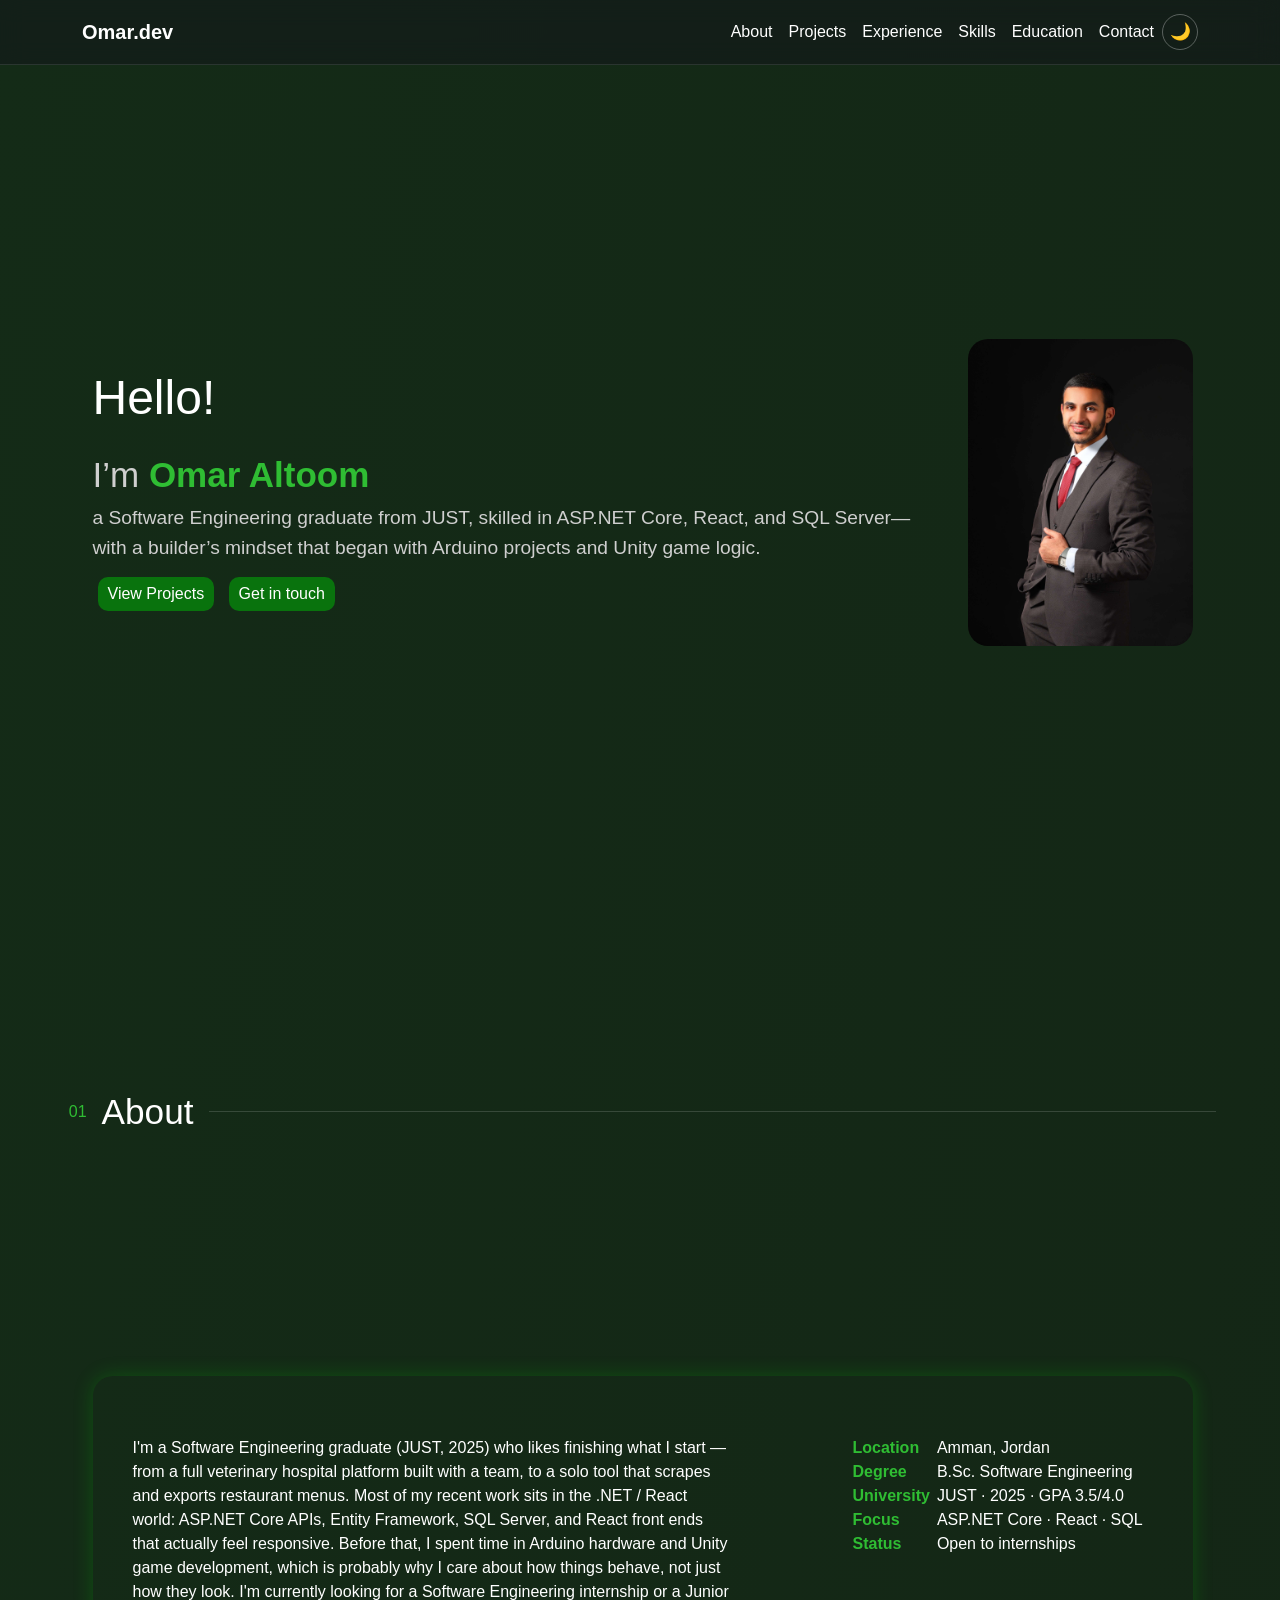
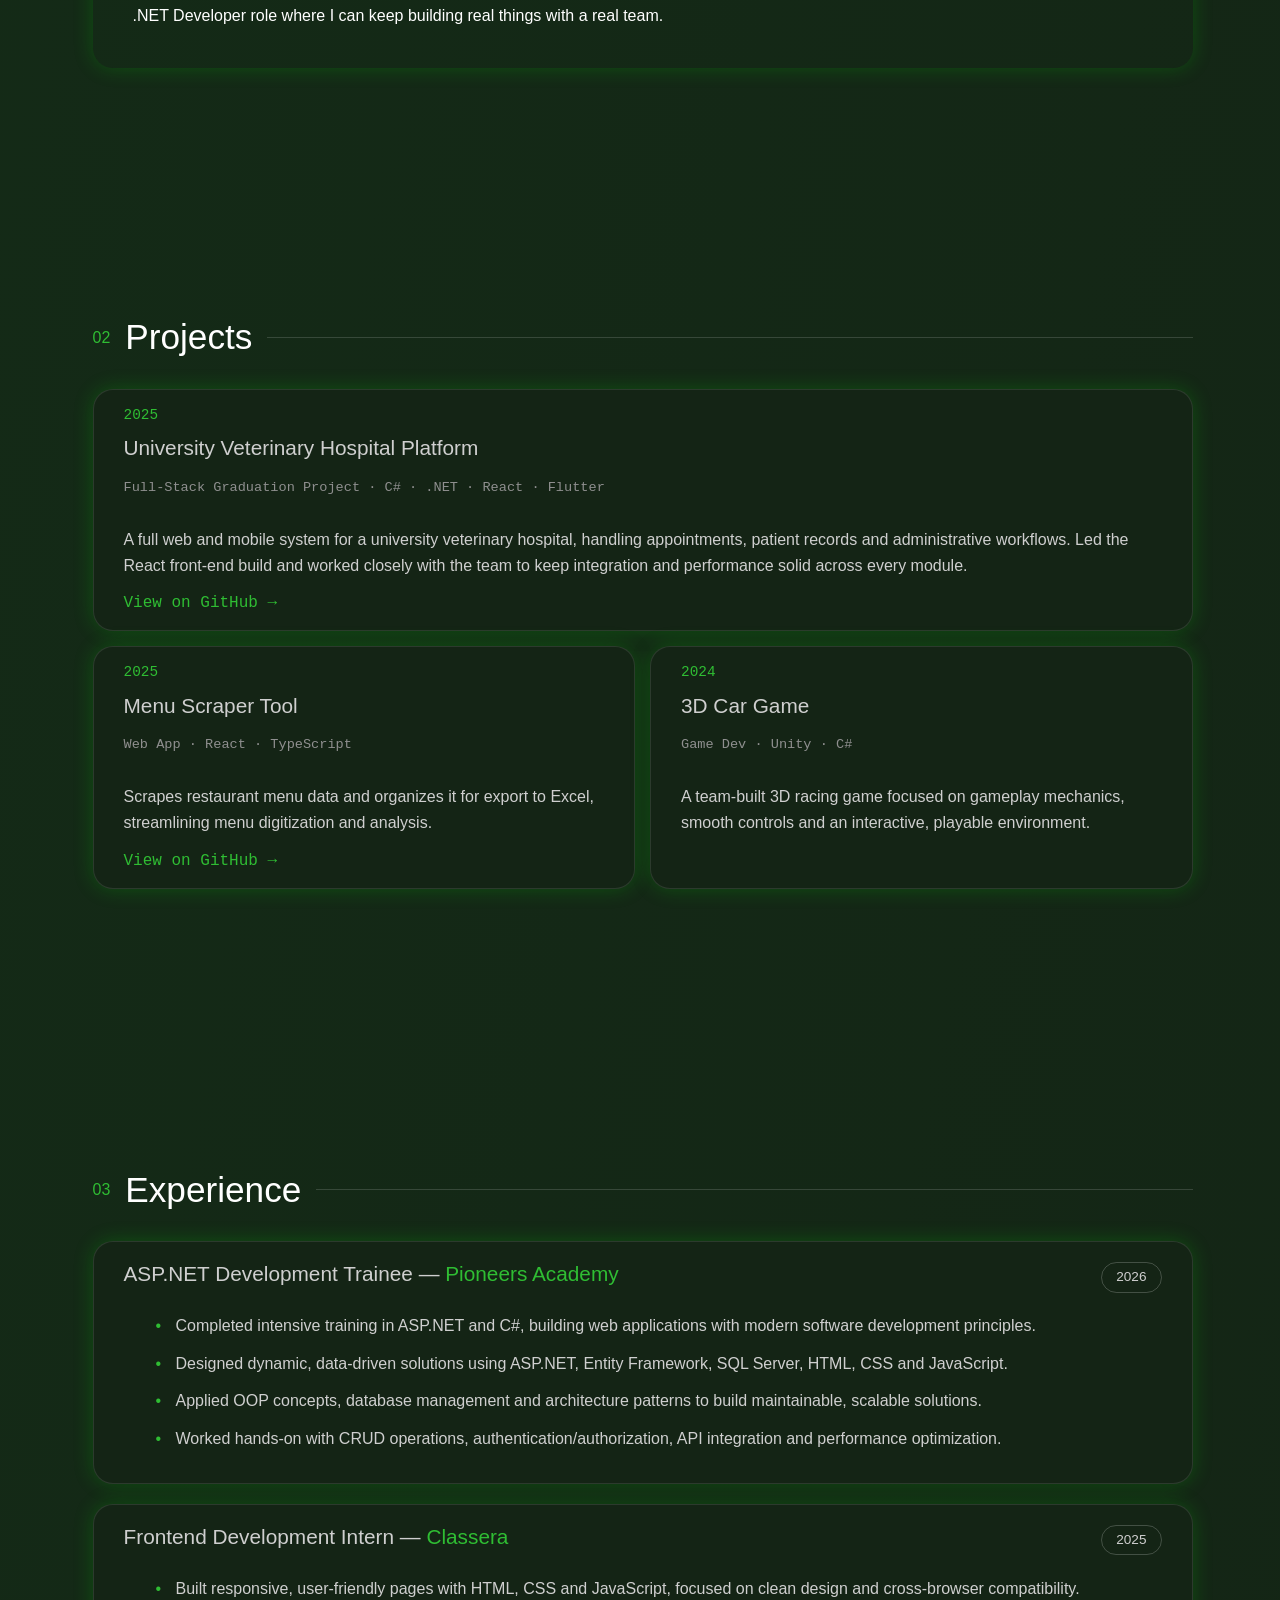
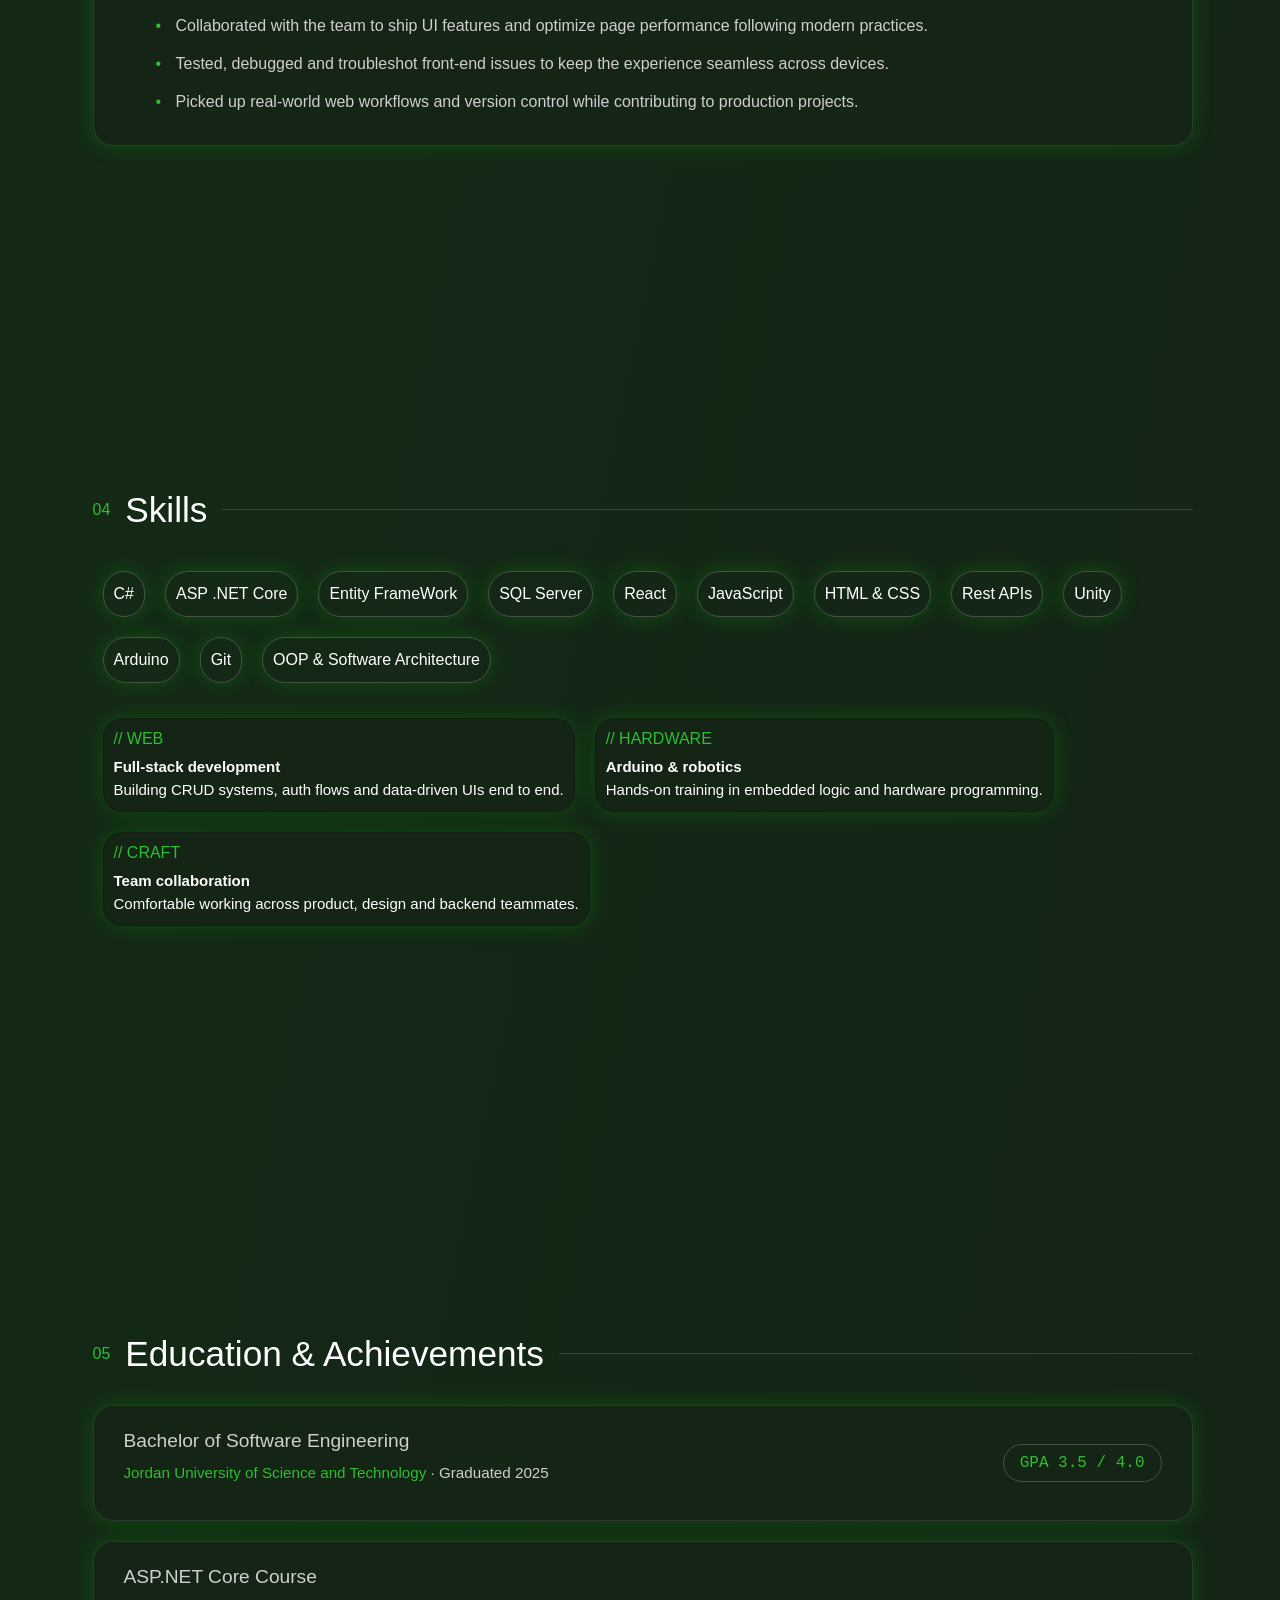
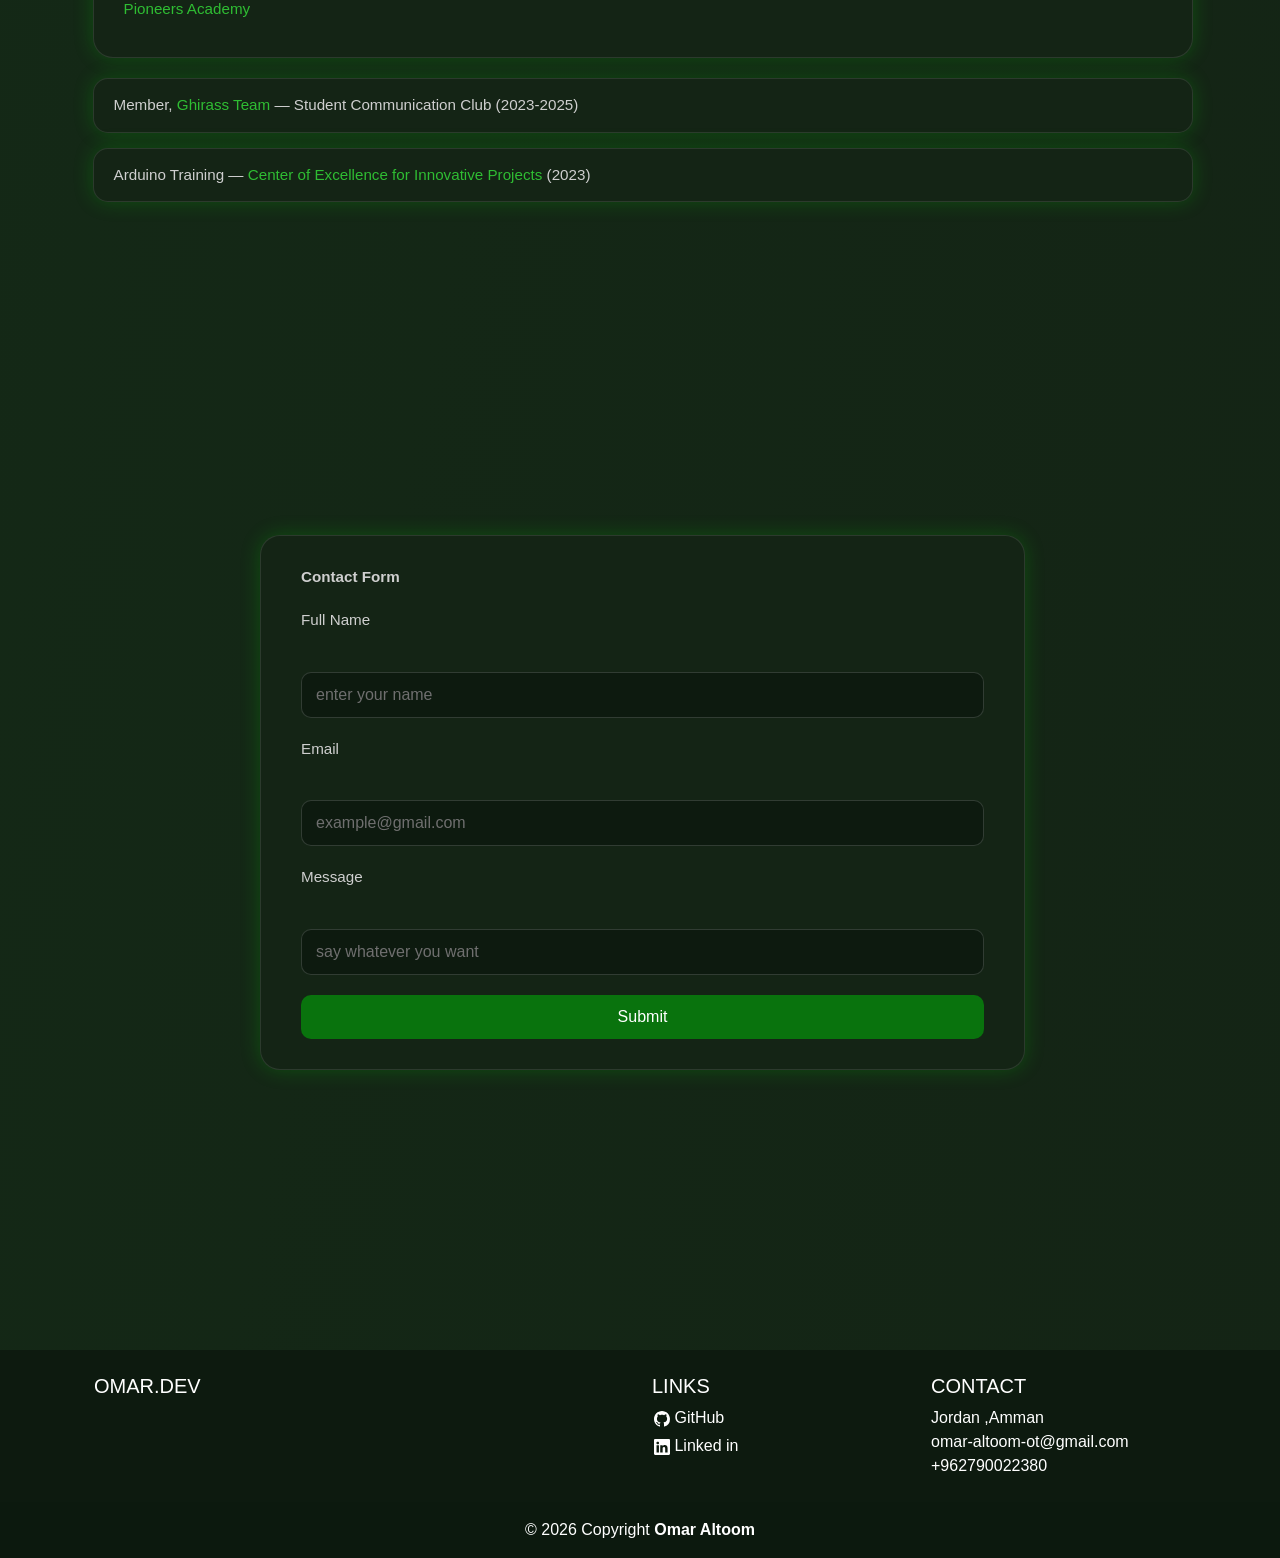
<file: index.html>
<!doctype html>
<html lang="en">
  <head>
    <meta charset="UTF-8" />
    <meta name="viewport" content="width=device-width, initial-scale=1.0" />
    <title>Omar Portfolio</title>

    <link
      href="https://cdn.jsdelivr.net/npm/bootstrap@5.3.2/dist/css/bootstrap.min.css"
      rel="stylesheet"
    />

    <link rel="stylesheet" href="style.css" />
  </head>

  <body>
    <input type="checkbox" id="theme-toggle" class="theme-toggle-input" />

    <nav class="navbar navbar-expand-lg sticky-top custom-bg">
      <div class="container">
        <a class="navbar-brand text-white fw-bold" href="#">Omar.dev</a>

        <button
          class="navbar-toggler"
          type="button"
          data-bs-toggle="collapse"
          data-bs-target="#navLinks"
        >
          <span class="navbar-toggler-icon"></span>
        </button>

        <div class="collapse navbar-collapse justify-content-end" id="navLinks">
          <ul class="navbar-nav nav-bar-list align-items-lg-center">
            <li class="nav-item">
              <a class="nav-link text-white" href="#about">About</a>
            </li>
            <li class="nav-item">
              <a class="nav-link text-white" href="#projects">Projects</a>
            </li>
            <li class="nav-item">
              <a class="nav-link text-white" href="#experience">Experience</a>
            </li>
            <li class="nav-item">
              <a class="nav-link text-white" href="#skills">Skills</a>
            </li>
            <li class="nav-item">
              <a class="nav-link text-white" href="#education">Education</a>
            </li>
            <li class="nav-item">
              <a class="nav-link text-white" href="#contact-form">Contact</a>
            </li>
            <li class="nav-item">
              <label
                for="theme-toggle"
                class="theme-toggle-label"
                title="Toggle dark / light mode"
                aria-label="Toggle dark / light mode"
              ></label>
            </li>
          </ul>
        </div>
      </div>
    </nav>

    <main>
      <section class="hero">
        <div class="container-main">
          <div class="row-custom">
            <div class="left-hero">
              <h1>Hello!</h1>

              <h3>
                <span style="font-size: 35px"
                  >I’m <strong class="strong-color">Omar Altoom</strong><br
                /></span>
                a Software Engineering graduate from JUST, skilled in ASP.NET
                Core, React, and SQL Server—with a builder’s mindset that began
                with Arduino projects and Unity game logic.
              </h3>
              <a href="#projects"
                ><button class="btn-main">View Projects</button></a
              >
              <a href="#contact-form"
                ><button class="btn-main">Get in touch</button></a
              >
            </div>

            <div class="right-hero">
              <img
                class="image"
                src="assets/30485.jpg"
                alt="omar altoom image"
              />
            </div>
          </div>
        </div>
      </section>

      <section id="about">
        <div class="about-content">
          <h1 class="h1-second-section section-h1">
            <span class="section-num">01</span> About
          </h1>
          <div class="container-second-section glowing center">
            <div class="left-second-section">
              I'm a Software Engineering graduate (JUST, 2025) who likes
              finishing what I start — from a full veterinary hospital platform
              built with a team, to a solo tool that scrapes and exports
              restaurant menus. Most of my recent work sits in the .NET / React
              world: ASP.NET Core APIs, Entity Framework, SQL Server, and React
              front ends that actually feel responsive. Before that, I spent
              time in Arduino hardware and Unity game development, which is
              probably why I care about how things behave, not just how they
              look. I'm currently looking for a Software Engineering internship
              or a Junior .NET Developer role where I can keep building real
              things with a real team.
            </div>
            <div class="right-second-section">
              <table class="info-table">
                <tr>
                  <td><strong>Location</strong></td>
                  <td>Amman, Jordan</td>
                </tr>
                <tr>
                  <td><strong>Degree</strong></td>
                  <td>B.Sc. Software Engineering</td>
                </tr>
                <tr>
                  <td><strong>University</strong></td>
                  <td>JUST · 2025 · GPA 3.5/4.0</td>
                </tr>
                <tr>
                  <td><strong>Focus</strong></td>
                  <td>ASP.NET Core · React · SQL</td>
                </tr>
                <tr>
                  <td><strong>Status</strong></td>
                  <td>Open to internships</td>
                </tr>
              </table>
            </div>
          </div>
        </div>
      </section>

      <section class="projects-section" id="projects">
        <div class="section-container">
          <h1 class="section-h1">
            <span class="section-num">02</span> Projects
          </h1>

          <div class="projects-grid">
            <div class="project-card glowing project-featured">
              <span class="project-year">2025</span>
              <h3 class="project-title">
                University Veterinary Hospital Platform
              </h3>
              <p class="project-tags">
                Full-Stack Graduation Project · C# · .NET · React · Flutter
              </p>
              <p class="project-desc">
                A full web and mobile system for a university veterinary
                hospital, handling appointments, patient records and
                administrative workflows. Led the React front-end build and
                worked closely with the team to keep integration and performance
                solid across every module.
              </p>
              <a href="#" class="project-link">View on GitHub →</a>
            </div>

            <div class="project-card glowing">
              <span class="project-year">2025</span>
              <h3 class="project-title">Menu Scraper Tool</h3>
              <p class="project-tags">Web App · React · TypeScript</p>
              <p class="project-desc">
                Scrapes restaurant menu data and organizes it for export to
                Excel, streamlining menu digitization and analysis.
              </p>
              <a
                href="https://github.com/OmarAltoom/menu-exporter-"
                class="project-link"
                target="_blank"
                >View on GitHub →</a
              >
            </div>

            <div class="project-card glowing">
              <span class="project-year">2024</span>
              <h3 class="project-title">3D Car Game</h3>
              <p class="project-tags">Game Dev · Unity · C#</p>
              <p class="project-desc">
                A team-built 3D racing game focused on gameplay mechanics,
                smooth controls and an interactive, playable environment.
              </p>
            </div>
          </div>
        </div>
      </section>

      <section class="experience-section" id="experience">
        <div class="section-container">
          <h1 class="section-h1">
            <span class="section-num">03</span> Experience
          </h1>

          <div class="exp-list">
            <div class="exp-card glowing">
              <div class="exp-card-header">
                <h3 class="exp-title">
                  ASP.NET Development Trainee —
                  <span class="strong-color">Pioneers Academy</span>
                </h3>
                <span class="year-badge">2026</span>
              </div>
              <ul class="exp-bullets">
                <li>
                  Completed intensive training in ASP.NET and C#, building web
                  applications with modern software development principles.
                </li>
                <li>
                  Designed dynamic, data-driven solutions using ASP.NET, Entity
                  Framework, SQL Server, HTML, CSS and JavaScript.
                </li>
                <li>
                  Applied OOP concepts, database management and architecture
                  patterns to build maintainable, scalable solutions.
                </li>
                <li>
                  Worked hands-on with CRUD operations,
                  authentication/authorization, API integration and performance
                  optimization.
                </li>
              </ul>
            </div>

            <div class="exp-card glowing">
              <div class="exp-card-header">
                <h3 class="exp-title">
                  Frontend Development Intern —
                  <span class="strong-color">Classera</span>
                </h3>
                <span class="year-badge">2025</span>
              </div>
              <ul class="exp-bullets">
                <li>
                  Built responsive, user-friendly pages with HTML, CSS and
                  JavaScript, focused on clean design and cross-browser
                  compatibility.
                </li>
                <li>
                  Collaborated with the team to ship UI features and optimize
                  page performance following modern practices.
                </li>
                <li>
                  Tested, debugged and troubleshot front-end issues to keep the
                  experience seamless across devices.
                </li>
                <li>
                  Picked up real-world web workflows and version control while
                  contributing to production projects.
                </li>
              </ul>
            </div>
          </div>
        </div>
      </section>

      <section class="skills-section" id="skills">
        <div class="container-skills">
          <h1 class="skills-h1 section-h1">
            <span class="section-num">04</span> Skills
          </h1>
          <div class="all-skills">
            <div class="skills-capsule glowing">C#</div>
            <div class="skills-capsule glowing">ASP .NET Core</div>
            <div class="skills-capsule glowing">Entity FrameWork</div>
            <div class="skills-capsule glowing">SQL Server</div>
            <div class="skills-capsule glowing">React</div>
            <div class="skills-capsule glowing">JavaScript</div>
            <div class="skills-capsule glowing">HTML & CSS</div>
            <div class="skills-capsule glowing">Rest APIs</div>
            <div class="skills-capsule glowing">Unity</div>
            <div class="skills-capsule glowing">Arduino</div>
            <div class="skills-capsule glowing">Git</div>
            <div class="skills-capsule glowing">
              OOP & Software Architecture
            </div>
          </div>
          <div class="cards-skills">
            <div class="card glowing">
              <h6 style="color: #2fbd33">// WEB</h6>
              <strong>Full-stack development</strong>
              Building CRUD systems, auth flows and data-driven UIs end to end.
            </div>
            <div class="card glowing">
              <h6 style="color: #2fbd33">// HARDWARE</h6>
              <strong>Arduino & robotics</strong>
              Hands-on training in embedded logic and hardware programming.
            </div>
            <div class="card glowing">
              <h6 style="color: #2fbd33">// CRAFT</h6>
              <strong>Team collaboration</strong>
              Comfortable working across product, design and backend teammates.
            </div>
          </div>
        </div>
      </section>

      <section class="education-section" id="education">
        <div class="section-container">
          <h1 class="section-h1">
            <span class="section-num">05</span> Education & Achievements
          </h1>

          <div class="edu-list">
            <div class="edu-card glowing edu-card-row">
              <div>
                <h3 class="edu-title">Bachelor of Software Engineering</h3>
                <p class="edu-sub">
                  <span class="edited_color"
                    >Jordan University of Science and Technology</span
                  >
                  · Graduated 2025
                </p>
              </div>
              <span class="gpa-badge">GPA 3.5 / 4.0</span>
            </div>

            <div class="edu-card glowing">
              <h3 class="edu-title">ASP.NET Core Course</h3>
              <p class="edu-sub edited_color">Pioneers Academy</p>
            </div>

            <div class="achievement-pills">
              <div class="achievement-pill glowing">
                Member, <span class="edited_color">Ghirass Team</span> — Student
                Communication Club (2023-2025)
              </div>
              <div class="achievement-pill glowing">
                Arduino Training —
                <span class="edited_color"
                  >Center of Excellence for Innovative Projects</span
                >
                (2023)
              </div>
            </div>
          </div>
        </div>
      </section>

      <section class="contact-form" id="contact-form">
        <form class="card-form glowing" action="">
          <label for=""><strong>contact form</strong></label>
          <div>
            <label for="full-name"> full name </label><br />
            <input
              required
              type="text"
              placeholder="enter your name"
              name="name"
              id="full-name"
            />
          </div>

          <div>
            <label for="email"> email </label><br />
            <input
              required
              type="email"
              placeholder="example@gmail.com"
              name="email"
              id="email"
            />
          </div>

          <div>
            <label for="message">message </label><br />
            <input
              type="text"
              placeholder="say whatever you want"
              name="message"
              id="message"
            />
          </div>
          <input type="submit" class="submit-btn" />
        </form>
      </section>
    </main>

    <footer class="text-white text-center text-lg-start">
      <div class="container p-4">
        <div class="row">
          <div class="col-lg-6 col-md-12 mb-4 mb-md-0">
            <h5 class="text-uppercase text-white">Omar.dev</h5>
          </div>
          <div class="col-lg-3 col-md-6 mb-4 mb-md-0">
            <h5 class="text-uppercase text-white">Links</h5>
            <ul class="center list-unstyled mb-0">
              <li>
                <div class="container-icon">
                  <svg
                    xmlns="http://www.w3.org/2000/svg"
                    width="16"
                    height="16"
                    fill="currentColor"
                    class="bi bi-github"
                    viewBox="0 0 16 16"
                  >
                    <path
                      d="M8 0C3.58 0 0 3.58 0 8c0 3.54 2.29 6.53 5.47 7.59.4.07.55-.17.55-.38 0-.19-.01-.82-.01-1.49-2.01.37-2.53-.49-2.69-.94-.09-.23-.48-.94-.82-1.13-.28-.15-.68-.52-.01-.53.63-.01 1.08.58 1.23.82.72 1.21 1.87.87 2.33.66.07-.52.28-.87.51-1.07-1.78-.2-3.64-.89-3.64-3.95 0-.87.31-1.59.82-2.15-.08-.2-.36-1.02.08-2.12 0 0 .67-.21 2.2.82.64-.18 1.32-.27 2-.27s1.36.09 2 .27c1.53-1.04 2.2-.82 2.2-.82.44 1.1.16 1.92.08 2.12.51.56.82 1.27.82 2.15 0 3.07-1.87 3.75-3.65 3.95.29.25.54.73.54 1.48 0 1.07-.01 1.93-.01 2.2 0 .21.15.46.55.38A8.01 8.01 0 0 0 16 8c0-4.42-3.58-8-8-8"
                    />
                  </svg>
                  <a
                    href="https://github.com/omar-altoom-ot"
                    target="_blank"
                    class="text-white text-decoration-none"
                    >GitHub
                  </a>
                </div>
              </li>
              <li>
                <div class="container-icon">
                  <svg
                    xmlns="http://www.w3.org/2000/svg"
                    width="16"
                    height="16"
                    fill="currentColor"
                    class="bi bi-linkedin"
                    viewBox="0 0 16 16"
                  >
                    <path
                      d="M0 1.146C0 .513.526 0 1.175 0h13.65C15.474 0 16 .513 16 1.146v13.708c0 .633-.526 1.146-1.175 1.146H1.175C.526 16 0 15.487 0 14.854zm4.943 12.248V6.169H2.542v7.225zm-1.2-8.212c.837 0 1.358-.554 1.358-1.248-.015-.709-.52-1.248-1.342-1.248S2.4 3.226 2.4 3.934c0 .694.521 1.248 1.327 1.248zm4.908 8.212V9.359c0-.216.016-.432.08-.586.173-.431.568-.878 1.232-.878.869 0 1.216.662 1.216 1.634v3.865h2.401V9.25c0-2.22-1.184-3.252-2.764-3.252-1.274 0-1.845.7-2.165 1.193v.025h-.016l.016-.025V6.169h-2.4c.03.678 0 7.225 0 7.225z"
                    />
                  </svg>
                  <a
                    href="https://www.linkedin.com/in/omar-al-toom-3393a6385/"
                    target="_blank"
                    class="text-white text-decoration-none"
                    >Linked in</a
                  >
                </div>
              </li>
            </ul>
          </div>
          <div class="col-lg-3 col-md-6 mb-4 mb-md-0">
            <h5 class="text-uppercase text-white">Contact</h5>
            <ul class="list-unstyled mb-0">
              <li class="text-white">Jordan ,Amman</li>

              <li>
                <a
                  href="mailto:omar-altoom-ot@gmail.com"
                  class="text-white text-decoration-none"
                >
                  omar-altoom-ot@gmail.com
                </a>
              </li>

              <li>
                <a
                  href="tel:+962790022380"
                  class="text-white text-decoration-none"
                >
                  +962790022380
                </a>
              </li>
            </ul>
          </div>
        </div>
      </div>
      <div
        class="text-white text-center p-3"
        style="background-color: rgba(0, 0, 0, 0.05)"
      >
        © 2026 Copyright <strong>Omar Altoom</strong>
      </div>
    </footer>
    <script src="https://cdn.jsdelivr.net/npm/bootstrap@5.3.2/dist/js/bootstrap.bundle.min.js"></script>
  </body>
</html>
</file>
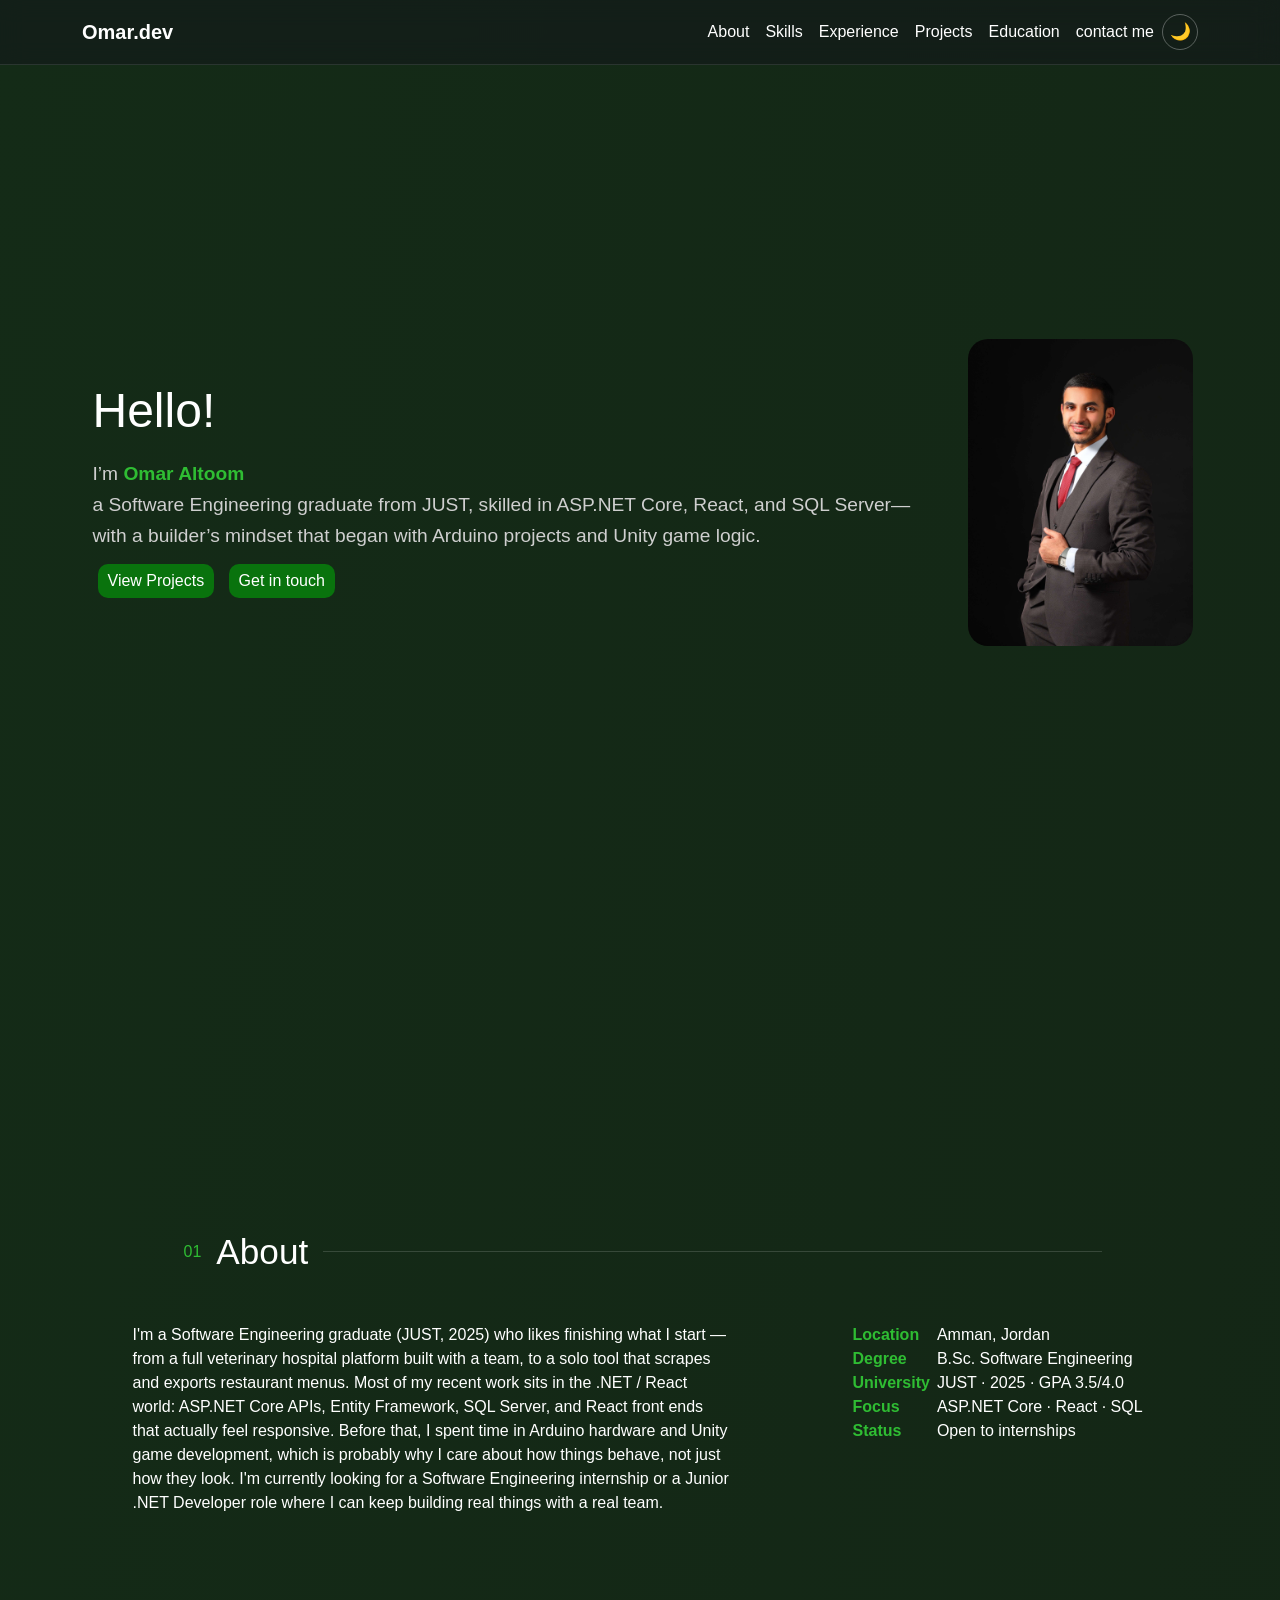
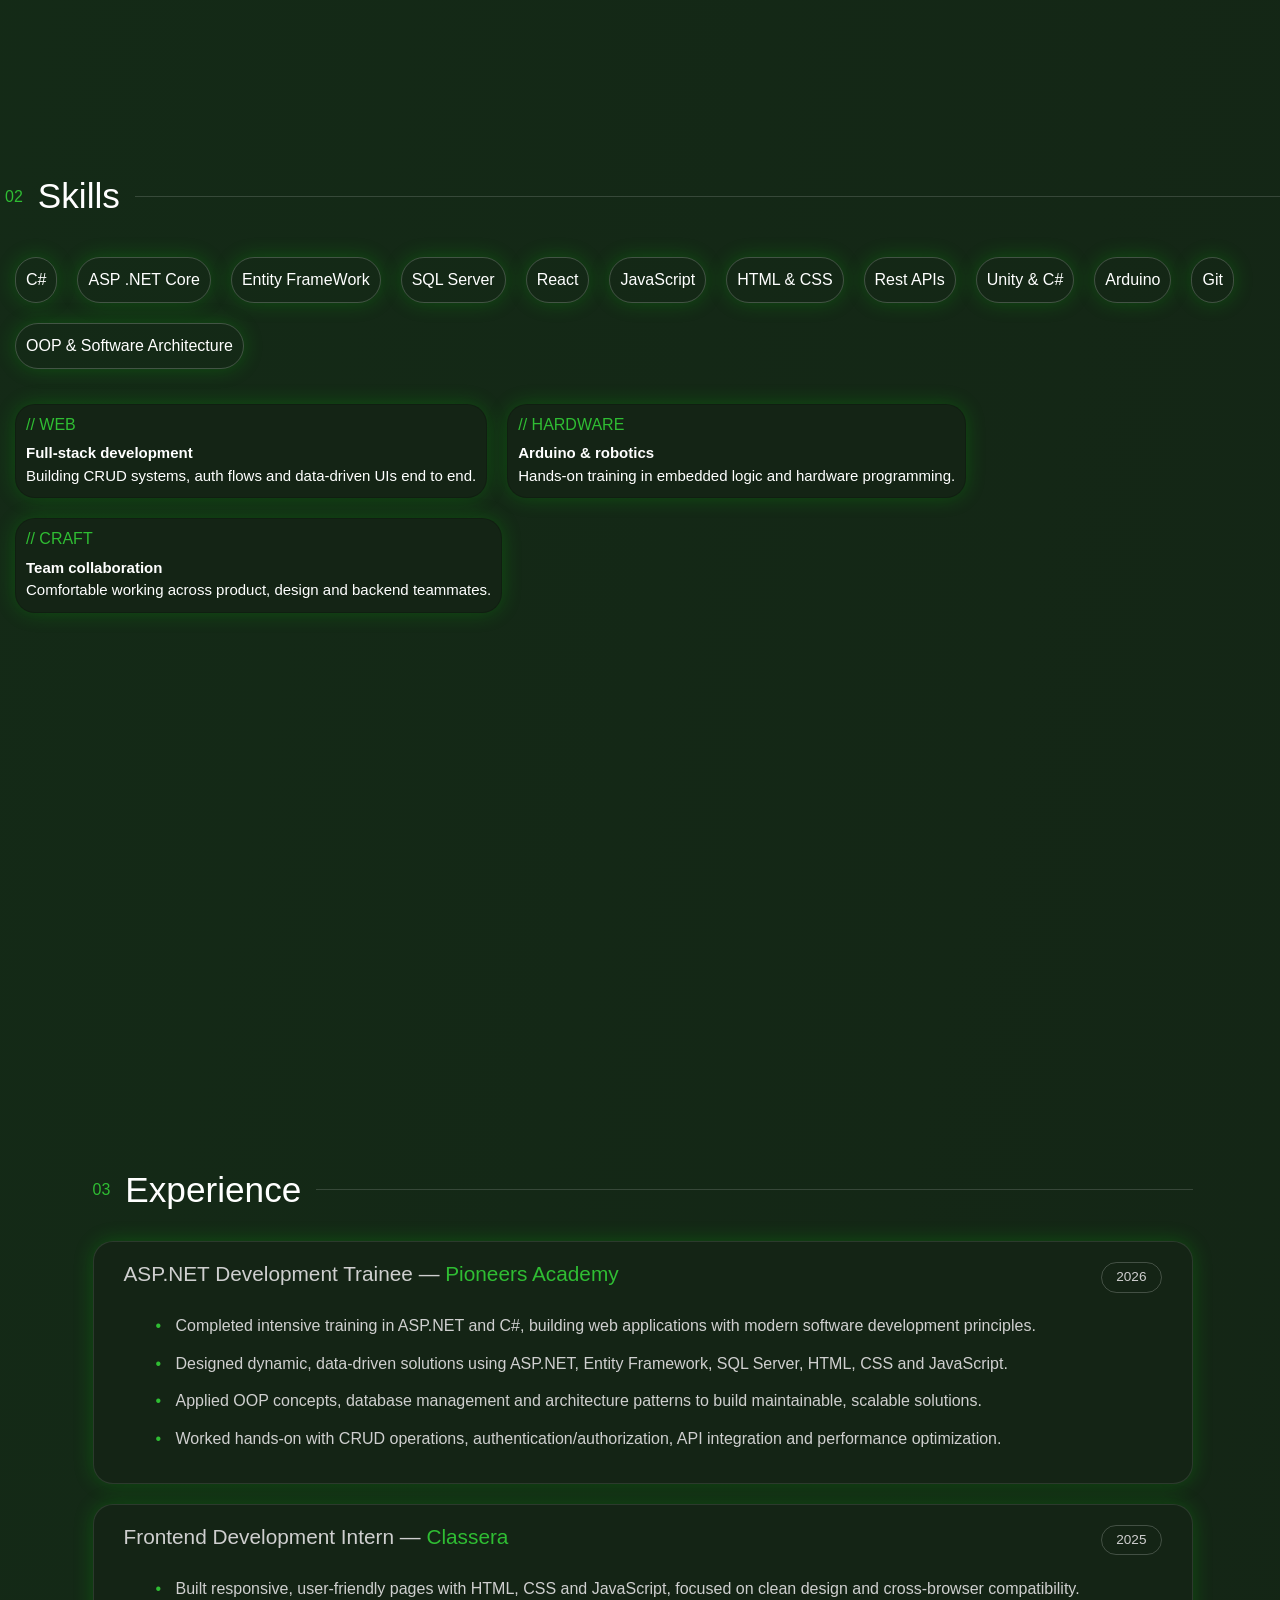
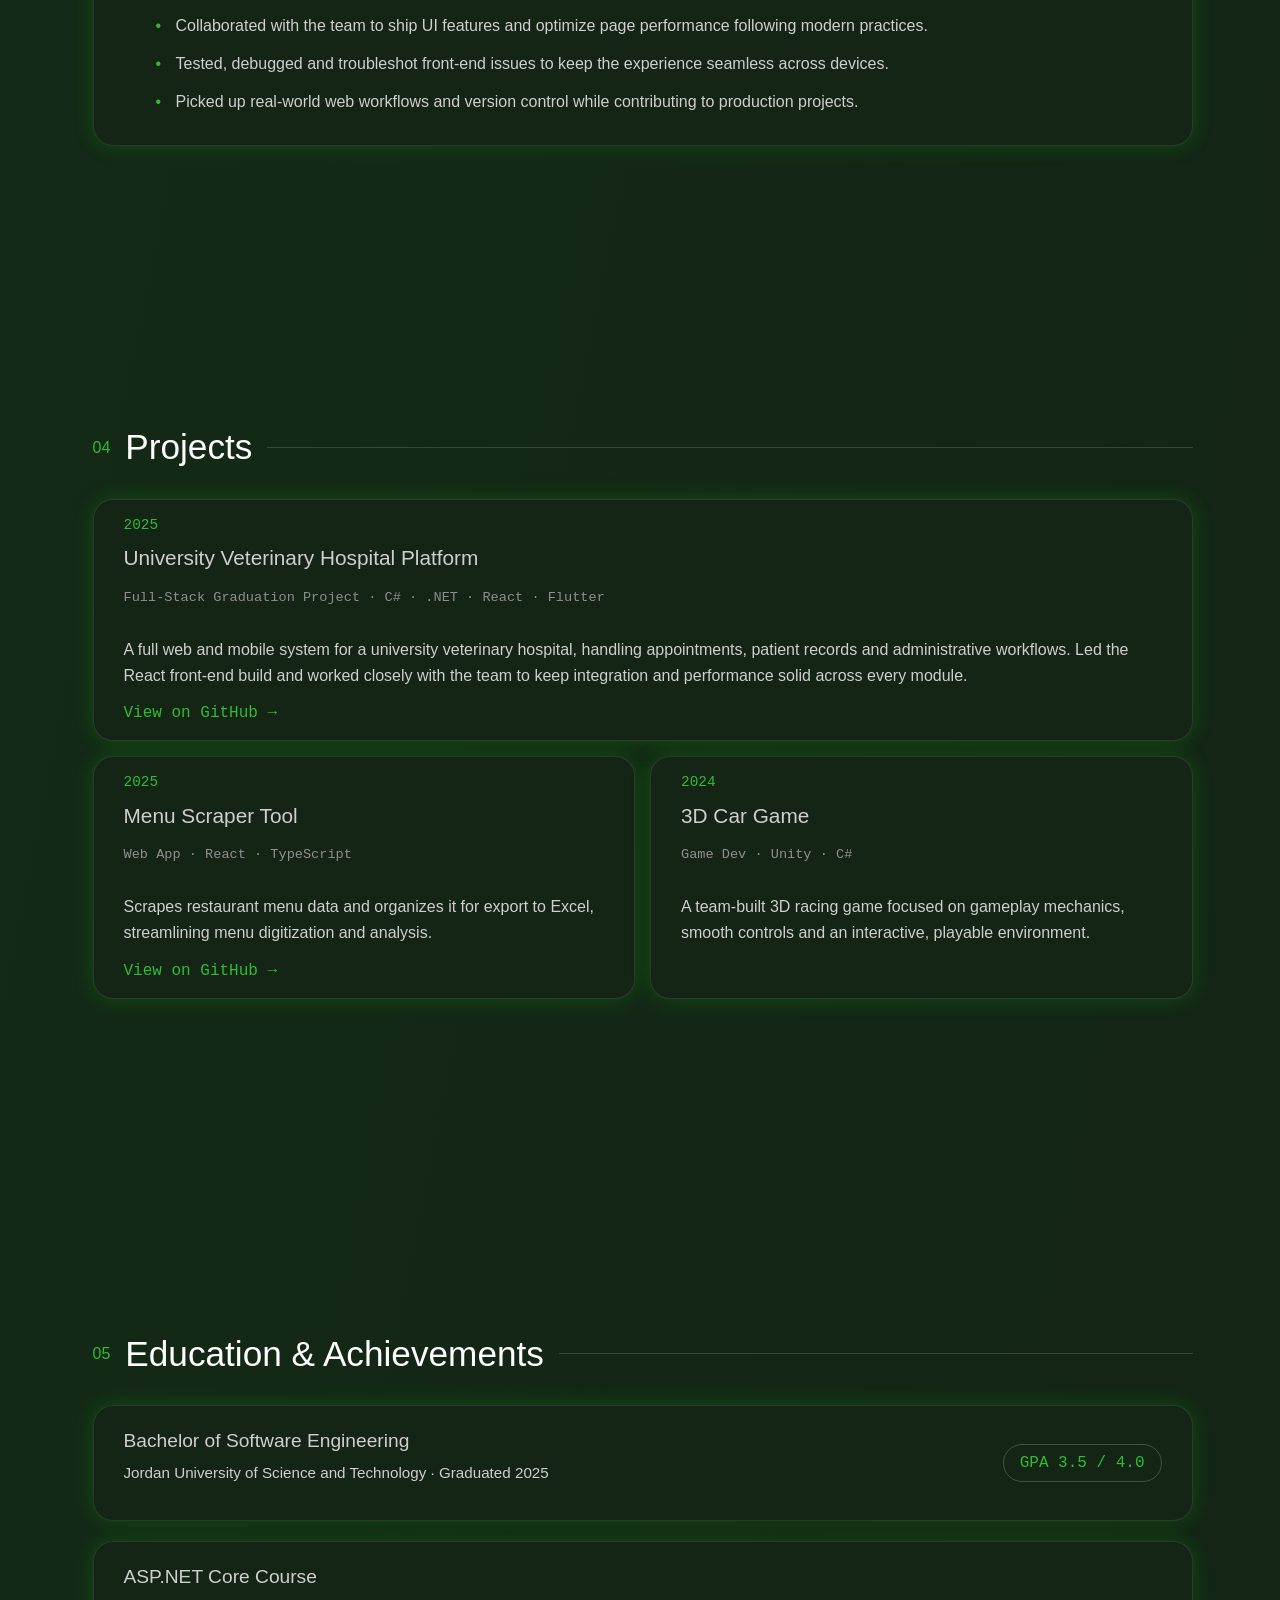
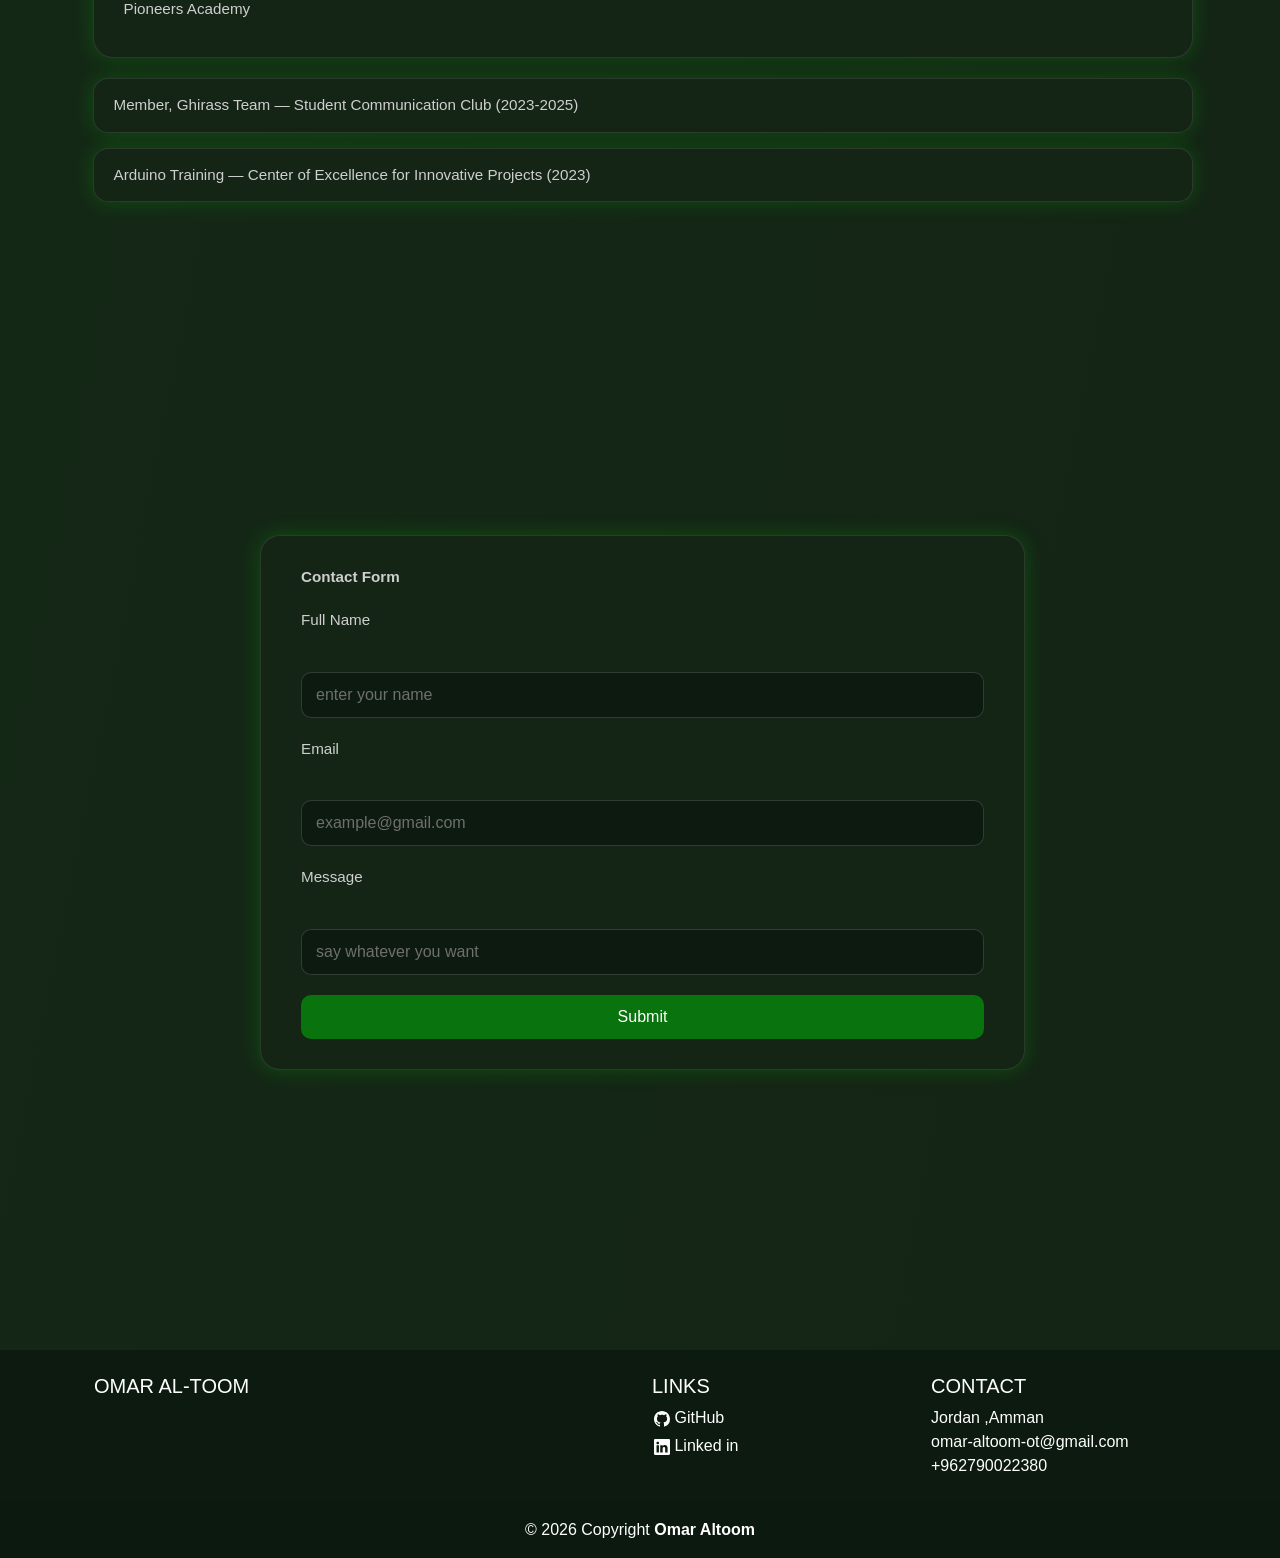
<file: omar-altoom-protfolio.html>
<!doctype html>
<html lang="en">
  <head>
    <meta charset="UTF-8" />
    <meta name="viewport" content="width=device-width, initial-scale=1.0" />
    <title>Omar Portfolio</title>

    <link
      href="https://cdn.jsdelivr.net/npm/bootstrap@5.3.2/dist/css/bootstrap.min.css"
      rel="stylesheet"
    />

    <link rel="stylesheet" href="style.css" />
  </head>

  <body>
    <input type="checkbox" id="theme-toggle" class="theme-toggle-input" />

    <nav class="navbar navbar-expand-lg sticky-top custom-bg">
      <div class="container">
        <a class="navbar-brand text-white fw-bold" href="#">Omar.dev</a>

        <button
          class="navbar-toggler"
          type="button"
          data-bs-toggle="collapse"
          data-bs-target="#navLinks"
        >
          <span class="navbar-toggler-icon"></span>
        </button>

        <div class="collapse navbar-collapse justify-content-end" id="navLinks">
          <ul class="navbar-nav nav-bar-list align-items-lg-center">
            <li class="nav-item">
              <a class="nav-link text-white" href="#about">About</a>
            </li>
            <li class="nav-item">
              <a class="nav-link text-white" href="#skills">Skills</a>
            </li>
            <li class="nav-item">
              <a class="nav-link text-white" href="#experience">Experience</a>
            </li>
            <li class="nav-item">
              <a class="nav-link text-white" href="#projects">Projects</a>
            </li>
            <li class="nav-item">
              <a class="nav-link text-white" href="#education">Education</a>
            </li>
            <li class="nav-item">
              <a class="nav-link text-white" href="#contact-form">contact me</a>
            </li>
            <li class="nav-item">
              <label
                for="theme-toggle"
                class="theme-toggle-label"
                title="Toggle dark / light mode"
                aria-label="Toggle dark / light mode"
              ></label>
            </li>
          </ul>
        </div>
      </div>
    </nav>

    <main>
      <section class="hero">
        <div class="container-main">
          <div class="row-custom">
            <div class="left">
              <h1>Hello!</h1>

              <h3>
                I’m <strong class="strong-color">Omar Altoom</strong><br />
                a Software Engineering graduate from JUST, skilled in ASP.NET
                Core, React, and SQL Server—with a builder’s mindset that began
                with Arduino projects and Unity game logic.
              </h3>
              <button class="btn-main">View Projects</button>
              <button class="btn-main">Get in touch</button>
            </div>

            <div class="right">
              <img
                class="image"
                src="assets/30485.jpg"
                alt="omar altoom image"
              />
            </div>
          </div>
        </div>
      </section>

      <section id="about">
        <div class="container-second-section">
          <h1 class="h1-second-section section-h1">
            <span class="section-num">01</span> About
          </h1>

          <div class="left-second-section">
            I'm a Software Engineering graduate (JUST, 2025) who likes finishing
            what I start — from a full veterinary hospital platform built with a
            team, to a solo tool that scrapes and exports restaurant menus. Most
            of my recent work sits in the .NET / React world: ASP.NET Core APIs,
            Entity Framework, SQL Server, and React front ends that actually
            feel responsive. Before that, I spent time in Arduino hardware and
            Unity game development, which is probably why I care about how
            things behave, not just how they look. I'm currently looking for a
            Software Engineering internship or a Junior .NET Developer role
            where I can keep building real things with a real team.
          </div>
          <div class="right-second-section">
            <table class="info-table">
              <tr>
                <td><strong>Location</strong></td>
                <td>Amman, Jordan</td>
              </tr>
              <tr>
                <td><strong>Degree</strong></td>
                <td>B.Sc. Software Engineering</td>
              </tr>
              <tr>
                <td><strong>University</strong></td>
                <td>JUST · 2025 · GPA 3.5/4.0</td>
              </tr>
              <tr>
                <td><strong>Focus</strong></td>
                <td>ASP.NET Core · React · SQL</td>
              </tr>
              <tr>
                <td><strong>Status</strong></td>
                <td>Open to internships</td>
              </tr>
            </table>
          </div>
        </div>
      </section>

      <section class="skills-section" id="skills">
        <div class="contaoner-skills">
          <h1 class="skills-h1 section-h1">
            <span class="section-num">02</span> Skills
          </h1>
          <div class="all-skills">
            <div class="skills-capsule glowing">C#</div>
            <div class="skills-capsule glowing">ASP .NET Core</div>
            <div class="skills-capsule glowing">Entity FrameWork</div>
            <div class="skills-capsule glowing">SQL Server</div>
            <div class="skills-capsule glowing">React</div>
            <div class="skills-capsule glowing">JavaScript</div>
            <div class="skills-capsule glowing">HTML & CSS</div>
            <div class="skills-capsule glowing">Rest APIs</div>
            <div class="skills-capsule glowing">Unity & C#</div>
            <div class="skills-capsule glowing">Arduino</div>
            <div class="skills-capsule glowing">Git</div>
            <div class="skills-capsule glowing">
              OOP & Software Architecture
            </div>
          </div>
          <div class="cards-skills">
            <div class="card glowing">
              <h6 style="color: #2fbd33">// WEB</h6>
              <strong>Full-stack development</strong>
              Building CRUD systems, auth flows and data-driven UIs end to end.
            </div>
            <div class="card glowing">
              <h6 style="color: #2fbd33">// HARDWARE</h6>
              <strong>Arduino & robotics</strong>
              Hands-on training in embedded logic and hardware programming.
            </div>
            <div class="card glowing">
              <h6 style="color: #2fbd33">// CRAFT</h6>
              <strong>Team collaboration</strong>
              Comfortable working across product, design and backend teammates.
            </div>
          </div>
        </div>
      </section>

      <section class="experience-section" id="experience">
        <div class="section-container">
          <h1 class="section-h1">
            <span class="section-num">03</span> Experience
          </h1>

          <div class="exp-list">
            <div class="exp-card glowing">
              <div class="exp-card-header">
                <h3 class="exp-title">
                  ASP.NET Development Trainee —
                  <span class="strong-color">Pioneers Academy</span>
                </h3>
                <span class="year-badge">2026</span>
              </div>
              <ul class="exp-bullets">
                <li>
                  Completed intensive training in ASP.NET and C#, building web
                  applications with modern software development principles.
                </li>
                <li>
                  Designed dynamic, data-driven solutions using ASP.NET, Entity
                  Framework, SQL Server, HTML, CSS and JavaScript.
                </li>
                <li>
                  Applied OOP concepts, database management and architecture
                  patterns to build maintainable, scalable solutions.
                </li>
                <li>
                  Worked hands-on with CRUD operations,
                  authentication/authorization, API integration and performance
                  optimization.
                </li>
              </ul>
            </div>

            <div class="exp-card glowing">
              <div class="exp-card-header">
                <h3 class="exp-title">
                  Frontend Development Intern —
                  <span class="strong-color">Classera</span>
                </h3>
                <span class="year-badge">2025</span>
              </div>
              <ul class="exp-bullets">
                <li>
                  Built responsive, user-friendly pages with HTML, CSS and
                  JavaScript, focused on clean design and cross-browser
                  compatibility.
                </li>
                <li>
                  Collaborated with the team to ship UI features and optimize
                  page performance following modern practices.
                </li>
                <li>
                  Tested, debugged and troubleshot front-end issues to keep the
                  experience seamless across devices.
                </li>
                <li>
                  Picked up real-world web workflows and version control while
                  contributing to production projects.
                </li>
              </ul>
            </div>
          </div>
        </div>
      </section>

      <section class="projects-section" id="projects">
        <div class="section-container">
          <h1 class="section-h1">
            <span class="section-num">04</span> Projects
          </h1>

          <div class="projects-grid">
            <div class="project-card glowing project-featured">
              <span class="project-year">2025</span>
              <h3 class="project-title">
                University Veterinary Hospital Platform
              </h3>
              <p class="project-tags">
                Full-Stack Graduation Project · C# · .NET · React · Flutter
              </p>
              <p class="project-desc">
                A full web and mobile system for a university veterinary
                hospital, handling appointments, patient records and
                administrative workflows. Led the React front-end build and
                worked closely with the team to keep integration and performance
                solid across every module.
              </p>
              <a href="#" class="project-link">View on GitHub →</a>
            </div>

            <div class="project-card glowing">
              <span class="project-year">2025</span>
              <h3 class="project-title">Menu Scraper Tool</h3>
              <p class="project-tags">Web App · React · TypeScript</p>
              <p class="project-desc">
                Scrapes restaurant menu data and organizes it for export to
                Excel, streamlining menu digitization and analysis.
              </p>
              <a href="#" class="project-link">View on GitHub →</a>
            </div>

            <div class="project-card glowing">
              <span class="project-year">2024</span>
              <h3 class="project-title">3D Car Game</h3>
              <p class="project-tags">Game Dev · Unity · C#</p>
              <p class="project-desc">
                A team-built 3D racing game focused on gameplay mechanics,
                smooth controls and an interactive, playable environment.
              </p>
            </div>
          </div>
        </div>
      </section>

      <section class="education-section" id="education">
        <div class="section-container">
          <h1 class="section-h1">
            <span class="section-num">05</span> Education & Achievements
          </h1>

          <div class="edu-list">
            <div class="edu-card glowing edu-card-row">
              <div>
                <h3 class="edu-title">Bachelor of Software Engineering</h3>
                <p class="edu-sub">
                  Jordan University of Science and Technology · Graduated 2025
                </p>
              </div>
              <span class="gpa-badge">GPA 3.5 / 4.0</span>
            </div>

            <div class="edu-card glowing">
              <h3 class="edu-title">ASP.NET Core Course</h3>
              <p class="edu-sub">Pioneers Academy</p>
            </div>

            <div class="achievement-pills">
              <div class="achievement-pill glowing">
                Member, Ghirass Team — Student Communication Club (2023-2025)
              </div>
              <div class="achievement-pill glowing">
                Arduino Training — Center of Excellence for Innovative Projects
                (2023)
              </div>
            </div>
          </div>
        </div>
      </section>

      <section class="contact-form" id="contact-form">
        <form class="card-form glowing" action="">
          <label for=""><strong>contact form</strong></label>
          <div>
            <label for="full-name"> full name </label><br />
            <input
              required
              type="text"
              placeholder="enter your name"
              name="name"
              id="full-name"
            />
          </div>

          <div>
            <label for="email"> email </label><br />
            <input
              required
              type="email"
              placeholder="example@gmail.com"
              name="email"
              id="email"
            />
          </div>

          <div>
            <label for="message">message </label><br />
            <input
              type="text"
              placeholder="say whatever you want"
              name="message"
              id="message"
            />
          </div>
          <input type="submit" class="submit-btn" />
        </form>
      </section>
    </main>

    <footer class="text-white text-center text-lg-start">
      <div class="container p-4">
        <div class="row">
          <div class="col-lg-6 col-md-12 mb-4 mb-md-0">
            <h5 class="text-uppercase text-white">Omar Al-toom</h5>
          </div>
          <div class="text-white col-lg-3 col-md-6 mb-4 mb-md-0">
            <h5 class="text-uppercase">Links</h5>
            <ul class="center list-unstyled mb-0">
              <li>
                <div class="container-icon">
                  <svg
                    xmlns="http://www.w3.org/2000/svg"
                    width="16"
                    height="16"
                    fill="currentColor"
                    class="bi bi-github"
                    viewBox="0 0 16 16"
                  >
                    <path
                      d="M8 0C3.58 0 0 3.58 0 8c0 3.54 2.29 6.53 5.47 7.59.4.07.55-.17.55-.38 0-.19-.01-.82-.01-1.49-2.01.37-2.53-.49-2.69-.94-.09-.23-.48-.94-.82-1.13-.28-.15-.68-.52-.01-.53.63-.01 1.08.58 1.23.82.72 1.21 1.87.87 2.33.66.07-.52.28-.87.51-1.07-1.78-.2-3.64-.89-3.64-3.95 0-.87.31-1.59.82-2.15-.08-.2-.36-1.02.08-2.12 0 0 .67-.21 2.2.82.64-.18 1.32-.27 2-.27s1.36.09 2 .27c1.53-1.04 2.2-.82 2.2-.82.44 1.1.16 1.92.08 2.12.51.56.82 1.27.82 2.15 0 3.07-1.87 3.75-3.65 3.95.29.25.54.73.54 1.48 0 1.07-.01 1.93-.01 2.2 0 .21.15.46.55.38A8.01 8.01 0 0 0 16 8c0-4.42-3.58-8-8-8"
                    />
                  </svg>
                  <a href="#!" class="text-white text-decoration-none"
                    >GitHub
                  </a>
                </div>
              </li>
              <li>
                <div class="container-icon">
                  <svg
                    xmlns="http://www.w3.org/2000/svg"
                    width="16"
                    height="16"
                    fill="currentColor"
                    class="bi bi-linkedin"
                    viewBox="0 0 16 16"
                  >
                    <path
                      d="M0 1.146C0 .513.526 0 1.175 0h13.65C15.474 0 16 .513 16 1.146v13.708c0 .633-.526 1.146-1.175 1.146H1.175C.526 16 0 15.487 0 14.854zm4.943 12.248V6.169H2.542v7.225zm-1.2-8.212c.837 0 1.358-.554 1.358-1.248-.015-.709-.52-1.248-1.342-1.248S2.4 3.226 2.4 3.934c0 .694.521 1.248 1.327 1.248zm4.908 8.212V9.359c0-.216.016-.432.08-.586.173-.431.568-.878 1.232-.878.869 0 1.216.662 1.216 1.634v3.865h2.401V9.25c0-2.22-1.184-3.252-2.764-3.252-1.274 0-1.845.7-2.165 1.193v.025h-.016l.016-.025V6.169h-2.4c.03.678 0 7.225 0 7.225z"
                    />
                  </svg>
                  <a href="#!" class="text-white text-decoration-none"
                    >Linked in</a
                  >
                </div>
              </li>
            </ul>
          </div>
          <div class="col-lg-3 col-md-6 mb-4 mb-md-0">
            <h5 class="text-white text-uppercase text-white">Contact</h5>
            <ul class="list-unstyled mb-0">
              <li class="text-white">Jordan ,Amman</li>
              <li class="text-white">omar-altoom-ot@gmail.com</li>
              <li class="text-white">+962790022380</li>
            </ul>
          </div>
        </div>
      </div>
      <div
        class="text-center text-white p-3"
        style="background-color: rgba(0, 0, 0, 0.05)"
      >
        © 2026 Copyright <strong>Omar Altoom</strong>
      </div>
    </footer>
    <script src="https://cdn.jsdelivr.net/npm/bootstrap@5.3.2/dist/js/bootstrap.bundle.min.js"></script>
  </body>
</html>
</file>
<file: style.css>
* {
  box-sizing: border-box;
  margin: 0;
  padding: 0;
}

body {
  background: linear-gradient(to bottom right, #142b17, #142415);
  font-family: Arial, sans-serif;
  height: fit-content;
}

.nav-bar-list li a:hover {
  border: #0e6a03 solid 2px;
  padding: 4px;
  border-radius: 10px;
}

main {
  color: white;
}

h1 {
  font-size: 3rem;
  margin-bottom: 20px;
}

h3 {
  font-size: 1.2rem;
  line-height: 1.6;
  color: #cfcfcf;
}

.strong-color {
  color: #2fbd33;
}

section {
  margin: 0 0 0 5px;
  min-height: 95vh;
  display: flex;
  align-content: center;
}

.custom-bg {
  background: rgba(18, 15, 29, 0.4);
  backdrop-filter: blur(12px);
  -webkit-backdrop-filter: blur(12px);
  border-bottom: 1px solid rgba(255, 255, 255, 0.1);
  transition:
    background 0.4s ease,
    border-color 0.4s ease;
}

#about,
#skills,
#experience,
#projects,
#education,
#contact-form {
  scroll-margin-top: 55px;
}

.container-main {
  width: 95%;
  max-width: 1100px;
  margin: auto;
}

/*.hero {
  min-height: 90vh;
  display: flex;
  align-items: center;
}*/

.row-custom {
  display: flex;
  align-items: center;
  justify-content: space-between;
  gap: 40px;
}
/*
.left-hero {
  flex: 1;
}

.right-hero {
  flex: 1;
  display: flex;
  justify-content: center;
}*/

.image {
  width: 100%;
  max-width: 400px;
  border-radius: 20px;
  animation: rainbow-border 4s linear infinite;
}

@keyframes rainbow-border {
  0% {
    filter: drop-shadow(0 0 6px #2fbd33) drop-shadow(0 0 14px #2fbd33)
      drop-shadow(0 0 30px #2fbd33);
  }
  25% {
    filter: drop-shadow(0 0 6px #8cec26) drop-shadow(0 0 14px #7ed321)
      drop-shadow(0 0 30px #8cec26);
  }
  50% {
    filter: drop-shadow(0 0 6px #79b637) drop-shadow(0 0 14px #7ed321)
      drop-shadow(0 0 30px #79b637);
  }
  75% {
    filter: drop-shadow(0 0 6px #7cb441) drop-shadow(0 0 14px #7ed321)
      drop-shadow(0 0 30px #7cb441);
  }
  100% {
    filter: drop-shadow(0 0 6px #55bd58) drop-shadow(0 0 14px #2fbd33)
      drop-shadow(0 0 30px #55bd58);
  }
}

.btn-main {
  border: #09730d;
  background-color: #09730d;
  color: #ffffff;
  border-radius: 10px;
  padding: 5px 10px;
  margin: 5px;
}

.btn-main:hover {
  transform: scale(1.1);
  background-color: #2fbd33;
  color: #fbfbfb;
  transition: transform 2s;
}

.container-second-section {
  display: grid;
  grid-template-columns: 3fr 2fr;
  grid-template-rows: auto auto;
  gap: 20px;
  width: 90%;
  max-width: 1100px;
  margin: auto;
  padding: 40px;
  border-radius: 20px;
}

.h1-second-section {
  grid-column: 1 / -1;
  grid-row: 1 / 2;
  margin: 5%;
}

.left-second-section {
  grid-column: 1 / 2;
  grid-row: 2 / 3;
}

.info-table tr td strong {
  color: #2fbd33; /*bf7ffa*/
  padding: 3px;
  margin: 4px;
}
.right-second-section {
  grid-column: 2 / 3;
  grid-row: 2 / 3;
}

.skills-section {
  display: flex;
  justify-content: center;
}

.container-skills {
  width: 90%;
  max-width: 1100px;
  margin: auto;
}

.all-skills {
  display: flex;
  flex-wrap: wrap;
}

.glowing {
  box-shadow: 0 0 20px rgba(0, 204, 3, 0.242);
}

.glowing:hover {
  box-shadow: 0 0 20px rgba(0, 204, 3, 0.5);
  transform: scale(1.09);
  transition: transform 2s;
}

.skills-capsule {
  border: 1px solid rgba(255, 255, 255, 0.2);
  width: fit-content;
  padding: 10px;
  border-radius: 30px;
  margin: 10px;
}

.cards-skills {
  display: flex;
  flex-wrap: wrap;
  margin-top: 15px;
}

.card {
  margin: 10px;
  padding: 10px;
  font-size: 15px;
  flex-direction: column;
  background-color: #142415;
  color: white;
  border-radius: 20px;
}

.experience-section,
.projects-section,
.education-section,
.projects-section,
.education-section {
  flex-direction: column;
  justify-content: center;
}

.section-container {
  width: 90%;
  max-width: 1100px;
  margin: auto;
}

.section-h1 {
  display: flex;
  align-items: center;
  gap: 15px;
  font-size: 2.2rem;
  margin-bottom: 30px;
}

.section-h1::after {
  content: "";
  flex: 1;
  height: 1px;
  background: rgba(255, 255, 255, 0.15);
}

.section-num {
  color: #2fbd33;
  font-size: 1rem;
  font-weight: normal;
}

.exp-list {
  display: flex;
  flex-direction: column;
  gap: 20px;
}

.exp-card {
  background-color: #142415;
  border: 1px solid rgba(255, 255, 255, 0.1);
  border-radius: 20px;
  padding: 15px 30px;
  height: 30%;
}

.exp-card-header {
  display: flex;
  flex-wrap: wrap;
  align-items: center;
  justify-content: space-between;
  gap: 10px;
  margin-bottom: 15px;
}

.exp-title {
  font-size: 1.3rem;
}

.year-badge {
  border: 1px solid rgba(255, 255, 255, 0.2);
  border-radius: 20px;
  padding: 4px 14px;
  font-size: 0.85rem;
  color: #cfcfcf;
  white-space: nowrap;
}

.exp-bullets {
  list-style: none;
  display: flex;
  flex-direction: column;
  gap: 12px;
}

.exp-bullets li {
  position: relative;
  padding-left: 20px;
  color: #cfcfcf;
  line-height: 1.6;
}

.exp-bullets li::before {
  content: "•";
  position: absolute;
  left: 0;
  color: #2fbd33;
}

.projects-grid {
  display: grid;
  grid-template-columns: 1fr 1fr;
  gap: 15px;
}

.project-featured {
  grid-column: 1 / -1;
}

.project-card {
  background-color: #142415;
  border: 1px solid rgba(255, 255, 255, 0.1);
  border-radius: 20px;
  padding: 15px 30px;
  display: flex;
  flex-direction: column;
  gap: 5px;
}

.project-year {
  color: #2fbd33;
  font-family: monospace;
  font-size: 0.9rem;
}

.project-title {
  font-size: 1.3rem;
}

.project-tags {
  color: #8f8f8f;
  font-family: monospace;
  font-size: 0.85rem;
}

.project-desc {
  color: #cfcfcf;
  line-height: 1.6;
  margin: 8px 0;
}

.project-link {
  color: #2fbd33;
  text-decoration: none;
  font-family: monospace;
  width: fit-content;
}

.project-link:hover {
  text-decoration: underline;
}

.edu-list {
  display: flex;
  flex-direction: column;
  gap: 20px;
}

.edu-card {
  background-color: #142415;
  border: 1px solid rgba(255, 255, 255, 0.1);
  border-radius: 20px;
  padding: 20px 30px;
}

.edu-card-row {
  display: flex;
  flex-wrap: wrap;
  align-items: center;
  justify-content: space-between;
  gap: 10px;
}

.edu-title {
  font-size: 1.2rem;
  margin-bottom: 5px;
}

.edu-sub {
  color: #cfcfcf;
  font-size: 0.95rem;
}

.gpa-badge {
  border: 1px solid rgba(255, 255, 255, 0.2);
  border-radius: 20px;
  padding: 6px 16px;
  color: #2fbd33;
  font-family: monospace;
  white-space: nowrap;
}

.achievement-pills {
  display: flex;
  flex-direction: column;
  gap: 15px;
}

.achievement-pill {
  background-color: #142415;
  border: 1px solid rgba(255, 255, 255, 0.1);
  border-radius: 15px;
  padding: 15px 20px;
  color: #cfcfcf;
  font-size: 0.95rem;
}

.center li {
  margin: 4px 2px;
  padding: auto 2px;
  display: flex;
  align-content: center;
  flex-direction: column;
  justify-content: center;
}

.contact-form {
  display: flex;
  justify-content: center;
  margin-top: 100px;
}

.card-form {
  background-color: #142415;
  border: 1px solid rgba(255, 255, 255, 0.1);
  border-radius: 20px;
  padding: 30px 40px;
  width: 60%;
  height: 300%;
  display: flex;
  flex-direction: column;
  gap: 20px;
  justify-content: center;
  margin-top: 40px;
}

.card-form div {
  display: flex;
  flex-direction: column;
  gap: 8px;
}

.card-form label {
  color: #cfcfcf;
  font-size: 0.95rem;
  text-transform: capitalize;
}

.card-form input {
  background-color: #0d1a0f;
  border: 1px solid rgba(255, 255, 255, 0.15);
  border-radius: 10px;
  padding: 10px 14px;
  color: white;
  font-size: 1rem;
  outline: none;
  transition:
    border 0.3s,
    box-shadow 0.3s;
}

.card-form input::placeholder {
  color: #6f6f6f;
}

.card-form input:focus {
  border-color: #2fbd33;
  box-shadow: 0 0 10px rgba(47, 189, 51, 0.4);
}

.card-form .submit-btn {
  border: none;
  background-color: #09730d;
  color: #ffffff;
  border-radius: 10px;
  padding: 10px;
  font-size: 1rem;
  cursor: pointer;
  transition:
    transform 0.3s,
    background-color 0.3s;
}

.card-form .submit-btn:hover {
  transform: scale(1.03);
  background-color: #2fbd33;
}

.info-table tr td strong {
  padding-left: 50px;
  margin-left: 50px;
}

.about-content {
  display: grid;
  width: 100%;
}


footer{
  background-color: #0d1a0f;
}

.edited_color {
  color: rgb(47, 189, 51);
}

@media (max-width: 768px) {
  .row-custom {
    flex-direction: column;
    text-align: center;
  }

  section {
    padding: 20px 0;
    min-height: auto;
    height: fit-content;
  }

  .container-second-section {
    grid-template-columns: 1fr;
    grid-template-rows: auto auto auto;
    gap: 20px;
    height: fit-content;
  }

  .h1-second-section {
    grid-column: 1 / 2;
    grid-row: 1 / 2;
    text-align: center;
  }

  .left-second-section {
    grid-column: 1 / 2;
    grid-row: 2 / 3;
    height: fit-content;
    padding: 0 10px;
  }

  .info-table tr td strong {
    color: #2fbd33;
    padding: 0;
    margin: 0;
  }

  .right-second-section {
    grid-column: 1 / 2;
    grid-row: 3 / 4;
    display: flex;
    justify-content: center;
  }

  .card {
    width: 90%;
  }

  .section-h1 {
    font-size: 1.6rem;
  }

  .exp-card,
  .project-card,
  .edu-card {
    padding: 20px;
  }

  .projects-grid {
    grid-template-columns: 1fr;
  }

  .edu-card-row {
    flex-direction: column;
    align-items: flex-start;
  }
}

@media (max-width: 1024px) {
  .projects-grid {
    grid-template-columns: 1fr;
  }
}

.theme-toggle-input {
  display: none;
}

.theme-toggle-label {
  display: flex;
  align-items: center;
  justify-content: center;
  width: 36px;
  height: 36px;
  border-radius: 50%;
  border: 1px solid rgba(255, 255, 255, 0.3);
  cursor: pointer;
  font-size: 1.05rem;
  line-height: 1;
  margin: 6px 0;
  transition:
    background-color 0.3s,
    transform 0.3s,
    border-color 0.3s;
}

.theme-toggle-label:hover {
  transform: scale(1.12);
  background-color: rgba(255, 255, 255, 0.12);
}

.theme-toggle-label::before {
  content: "🌙";
}

#theme-toggle:checked ~ nav .theme-toggle-label::before {
  content: "☀️";
}

body:has(#theme-toggle:checked) {
  background: linear-gradient(to bottom right, #eef6ee, #ffffff);
}

body:has(#theme-toggle:checked) main {
  color: #16241a;
}

body:has(#theme-toggle:checked) footer {
  color: #16241a;
}

#theme-toggle:checked ~ nav {
  background: rgba(255, 255, 255, 0.65) !important;
  border-bottom: 1px solid rgba(0, 0, 0, 0.1);
}

#theme-toggle:checked ~ nav .navbar-brand,
#theme-toggle:checked ~ nav .nav-link,
#theme-toggle:checked ~ nav .text-white {
  color: #16241a !important;
}

#theme-toggle:checked ~ nav .nav-bar-list li a:hover {
  border-color: #16241a;
}

#theme-toggle:checked ~ nav .theme-toggle-label {
  border-color: rgba(0, 0, 0, 0.35);
}

#theme-toggle:checked ~ nav .navbar-toggler-icon {
  filter: invert(1);
}

#theme-toggle:checked ~ main h3 {
  color: #3d3d3d;
}

#theme-toggle:checked ~ main .card,
#theme-toggle:checked ~ main .exp-card,
#theme-toggle:checked ~ main .project-card,
#theme-toggle:checked ~ main .edu-card,
#theme-toggle:checked ~ main .achievement-pill,
#theme-toggle:checked ~ main .card-form {
  background-color: #f1f7f1;
  color: #16241a;
  border-color: rgba(0, 0, 0, 0.1);
}

#theme-toggle:checked ~ main .exp-bullets li,
#theme-toggle:checked ~ main .project-desc,
#theme-toggle:checked ~ main .edu-sub,
#theme-toggle:checked ~ main .year-badge,
#theme-toggle:checked ~ main .project-tags {
  color: #3d3d3d;
}

#theme-toggle:checked ~ main .skills-capsule {
  border-color: rgba(0, 0, 0, 0.2);
  color: #16241a;
}

#theme-toggle:checked ~ main .year-badge,
#theme-toggle:checked ~ main .gpa-badge {
  border-color: rgba(0, 0, 0, 0.2);
}

#theme-toggle:checked ~ main .section-h1::after {
  background: rgba(0, 0, 0, 0.15);
}

#theme-toggle:checked ~ main .card-form input {
  background-color: #ffffff;
  border-color: rgba(0, 0, 0, 0.2);
  color: #16241a;
}

#theme-toggle:checked ~ main .card-form input::placeholder {
  color: #9a9a9a;
}

#theme-toggle:checked ~ footer .text-white {
  color: #000100 !important;
}

#theme-toggle:checked ~ footer .text-white {
  color: #000100 !important;
}
</file>
